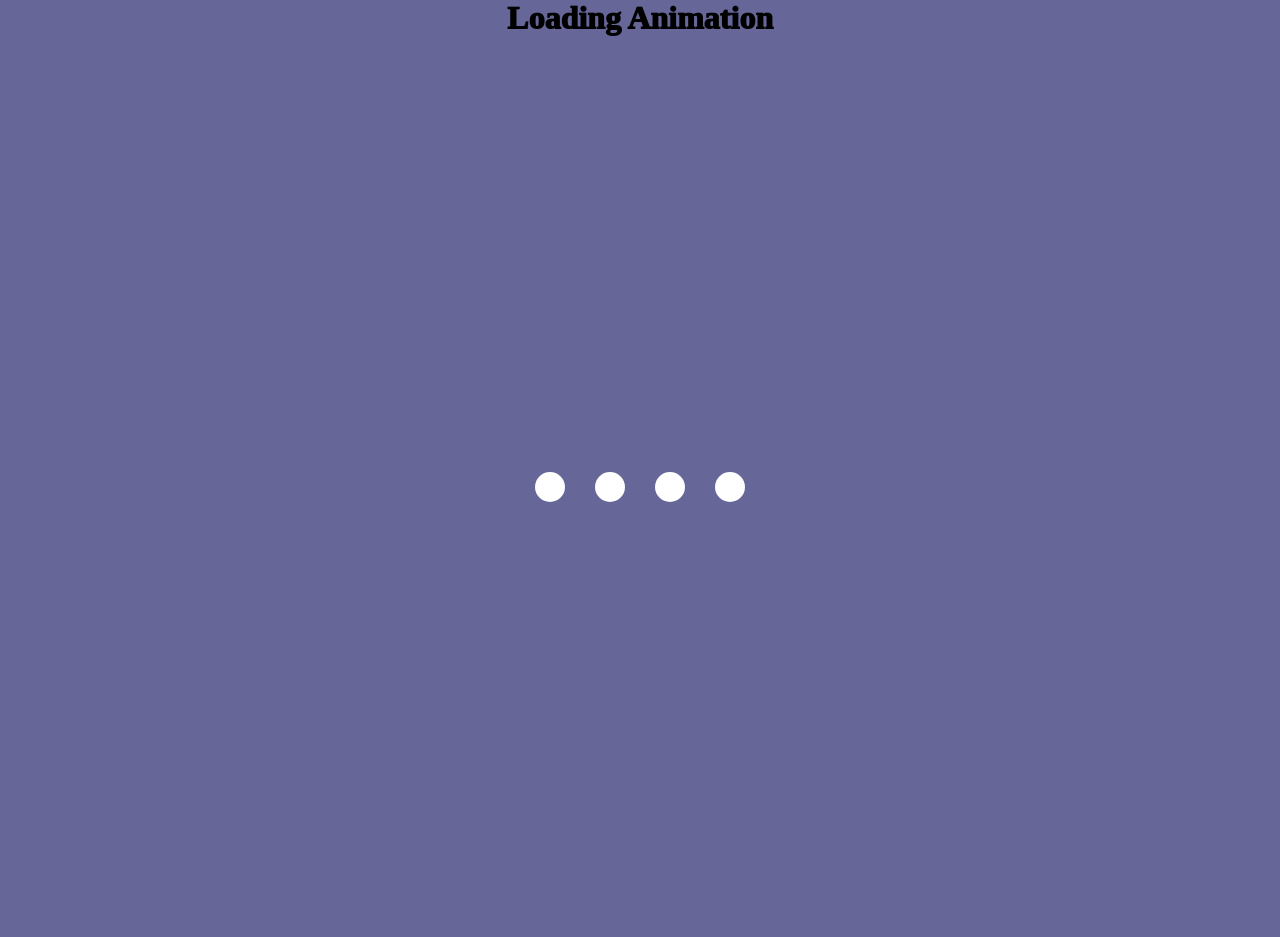
<file: 2-Loading-Animation/index.html>
<html lang="en">
  <head>
    <meta charset="UTF-8" />
    <meta http-equiv="X-UA-Compatible" content="IE=edge" />
    <meta name="viewport" content="width=device-width, initial-scale=1.0" />
    <title>Loading Animation</title>
    <link rel="stylesheet" href="styles.css" />
  </head>
  <body>
    <h1>Loading Animation</h1>
    <section class="wrapper">
      <div class="loader">
        <div class="loading one"></div>
        <div class="loading two"></div>
        <div class="loading three"></div>
        <div class="loading four"></div>
      </div>
    </section>
 
  </body>
</html>
</file>
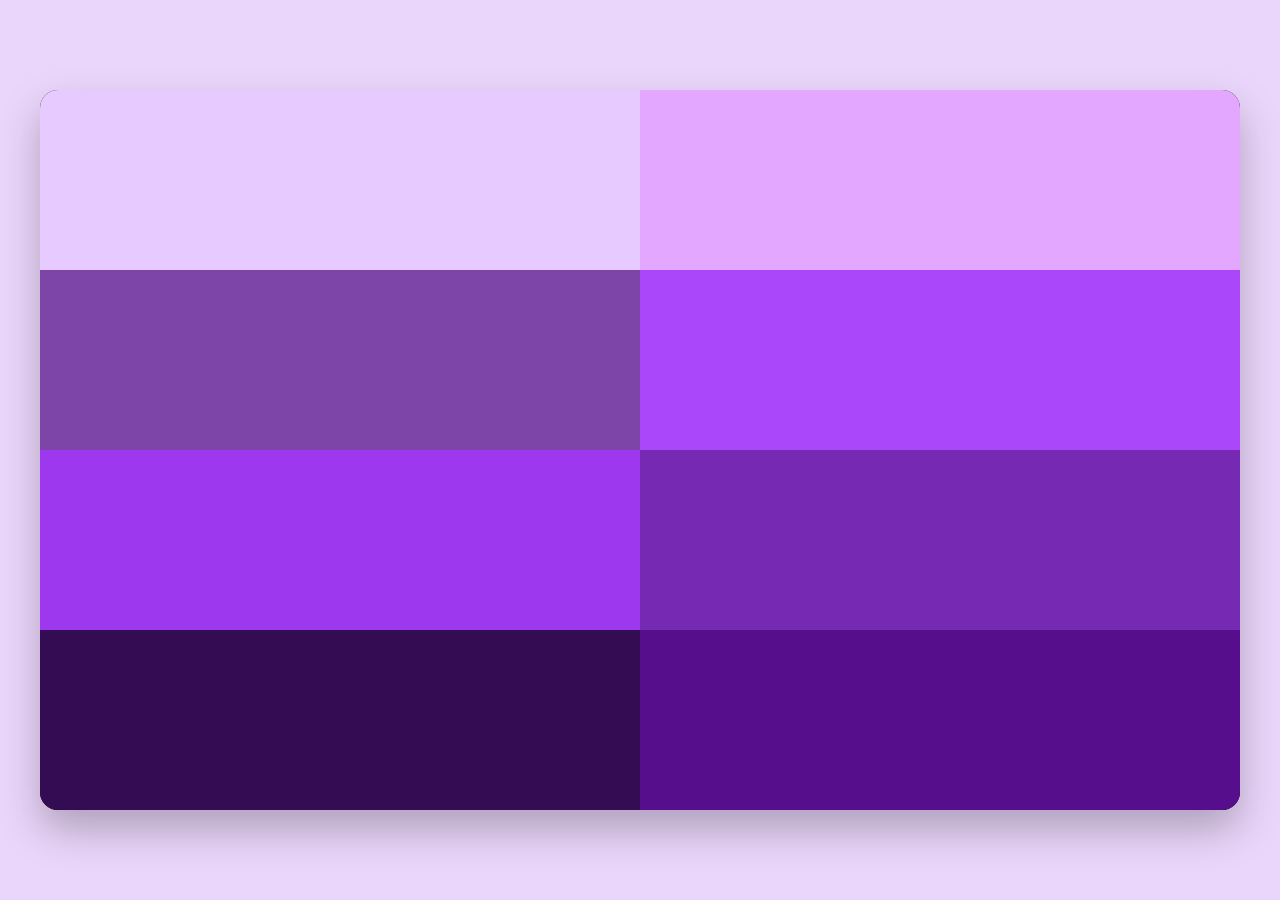
<file: 4-Practice-responsive-design/index.html>
<!DOCTYPE html>
<html lang="en">
  <head>
    <meta charset="UTF-8" />
    <meta name="viewport" content="width=device-width, initial-scale=1.0" />
    <title>Responsive Dashboard Layout</title>
    <link rel="stylesheet" href="styles.css" />
  </head>
  <body>
  <main class="container">
    <div class="row">
      <div class="box box1"></div>
      <div class="box box2"></div>
    </div>

    <div class="row">
      <div class="box box3"></div>
      <div class="box box4"></div>
    </div>

    <div class="row">
      <div class="box box5"></div>
      <div class="box box6"></div>
    </div>

    <div class="row">
      <div class="box box7"></div>
      <div class="box box8"></div>
    </div>
  </main>
</body>
</html>
</file>
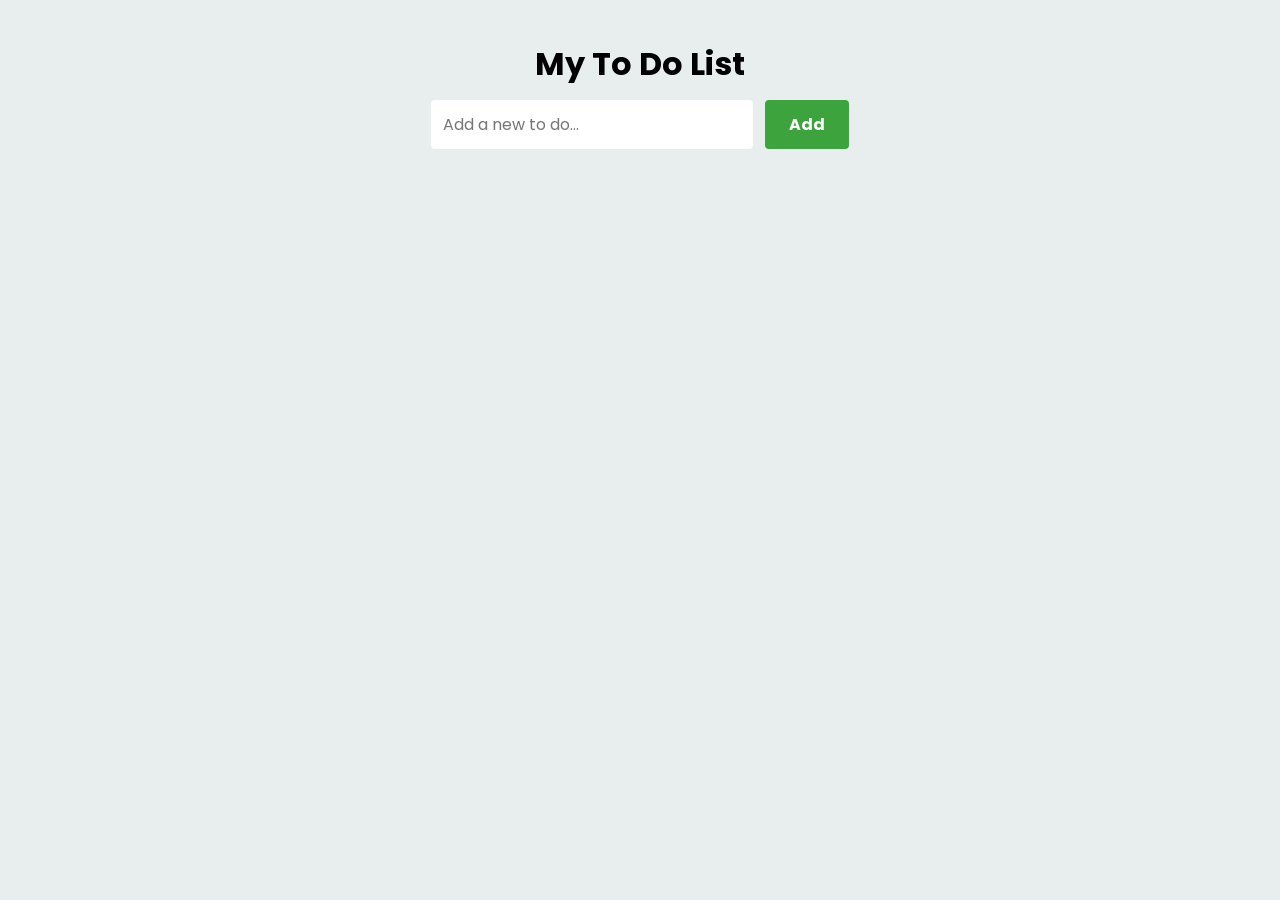
<file: 5-To-Do-List/index.html>
<!DOCTYPE html>
<html lang="en">
<head>
    <meta charset="UTF-8">
    <meta http-equiv="X-UA-Compatible" content="IE=edge">
    <meta name="viewport" content="width=device-width, initial-scale=1.0">
    <link rel="stylesheet" href="styles.css">
    <title>To Do List - JavaScript Project</title>
</head>
<body>
    <div class="container">
        <div class="input-container">
            <h1>My To Do List</h1>
            <input type="text" placeholder="Add a new to do..." id="inputBox">
            <input type="button" value="Add" id="addBtn">
        </div>

        <ul class="todoList" id="todoList">
            <!-- <li><p>Task1</p></li>
            <li>Task2</li>
            <li>Task3</li> -->
        </ul>
    </div>

    <script src="script.js"></script>
</body>
</html>
</file>
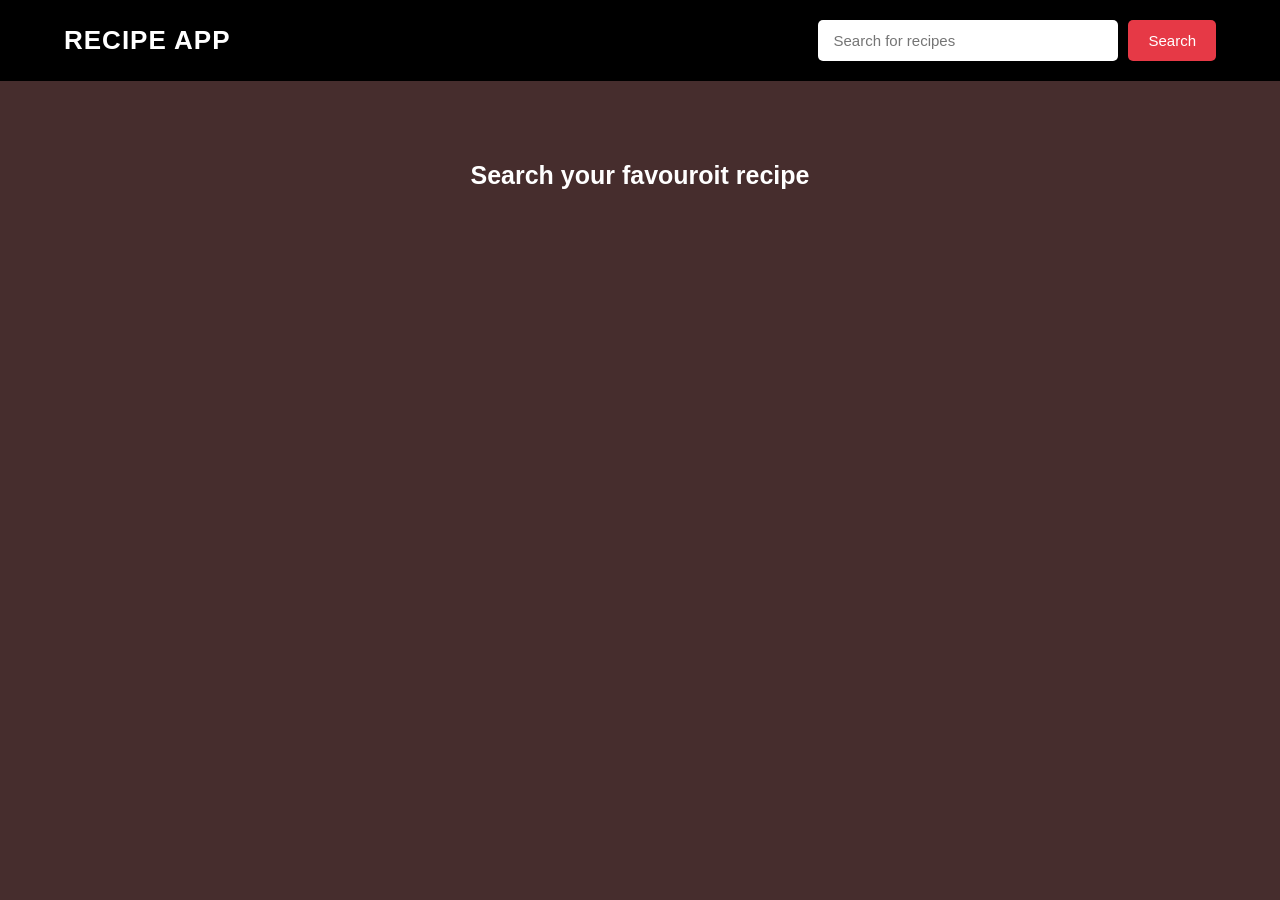
<file: 6-Recipe-App/index.html>
<!DOCTYPE html>
<html lang="en">
<head>
    <meta charset="UTF-8">
    <meta name="viewport" content="width=device-width, initial-scale=1.0">
    <title>Recipe App</title>

    <link rel="stylesheet" href="index.css">
</head>
<body>

    <header>
        <nav>
            <h1>Recipe App</h1>

            <form>
                <input type="text" placeholder="Search for recipes" class="searchBox">

                <button type="button" class="searchBtn">Search</button>
            </form>
        </nav>
    </header>

    <main>
        <section>
            <div class="recipe-container"></div>
            <h2>Search your favouroit recipe</h2>
        </section>
    </main>

    <script src="script.js"></script>
</body>
</html>
</file>
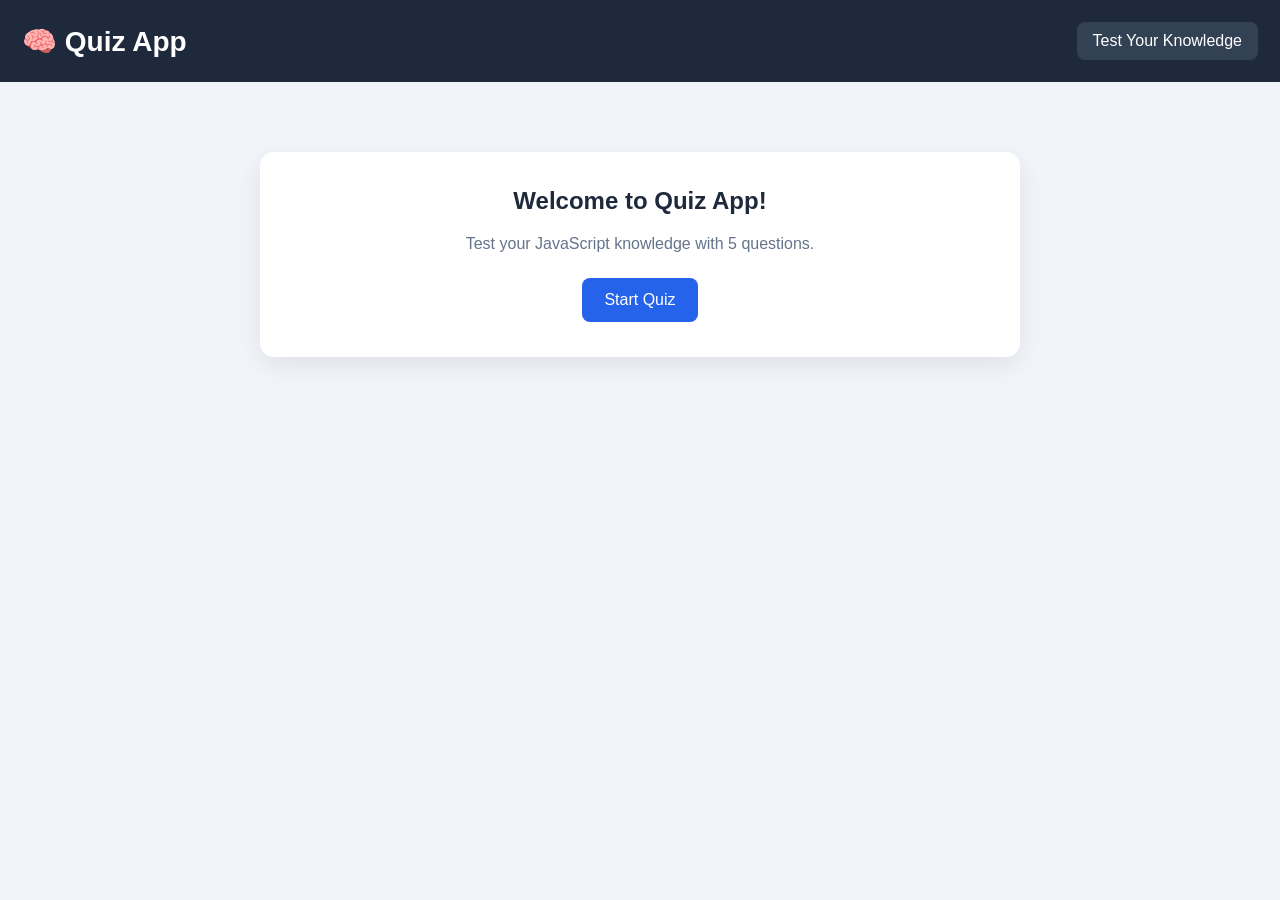
<file: 7-Quiz-Application/index.html>
<!DOCTYPE html>
<html lang="en">
<head>
    <meta charset="UTF-8">
    <meta name="viewport" content="width=device-width, initial-scale=1.0">
    <title>JavaScript Quiz App</title>
    <link rel="stylesheet" href="index.css">
</head>
<body>

    <header>
        <h1>🧠 Quiz App</h1>
        <p>Test Your Knowledge</p>
    </header>

    <main class="container">

        <!-- Welcome Screen -->
        <section id="welcomeScreen" class="card">
            <h2>Welcome to Quiz App!</h2>
            <p>Test your JavaScript knowledge with 5 questions.</p>
            <button id="startBtn">Start Quiz</button>
        </section>

        <!-- Quiz Screen -->
        <section id="quizScreen" class="card hidden">

            <div class="quiz-info">
                <span id="questionNumber"></span>
                <span id="score">Score: 0</span>
            </div>

            <div class="progress-container">
                <div id="progressBar"></div>
            </div>

            <h2 id="question"></h2>

            <div id="options"></div>

            <p id="feedback"></p>

            <div class="buttons">
                <button id="previousBtn">Previous</button>
                <button id="nextBtn">Next</button>
            </div>

        </section>

        <!-- Result Screen -->
        <section id="resultScreen" class="card hidden">
            <h2>🎉 Quiz Completed!</h2>
            <p id="finalScore"></p>
            <p id="resultMessage"></p>

            <button id="restartBtn">Try Again</button>
        </section>

    </main>

    <script src="index.js"></script>
</body>
</html>
</file>
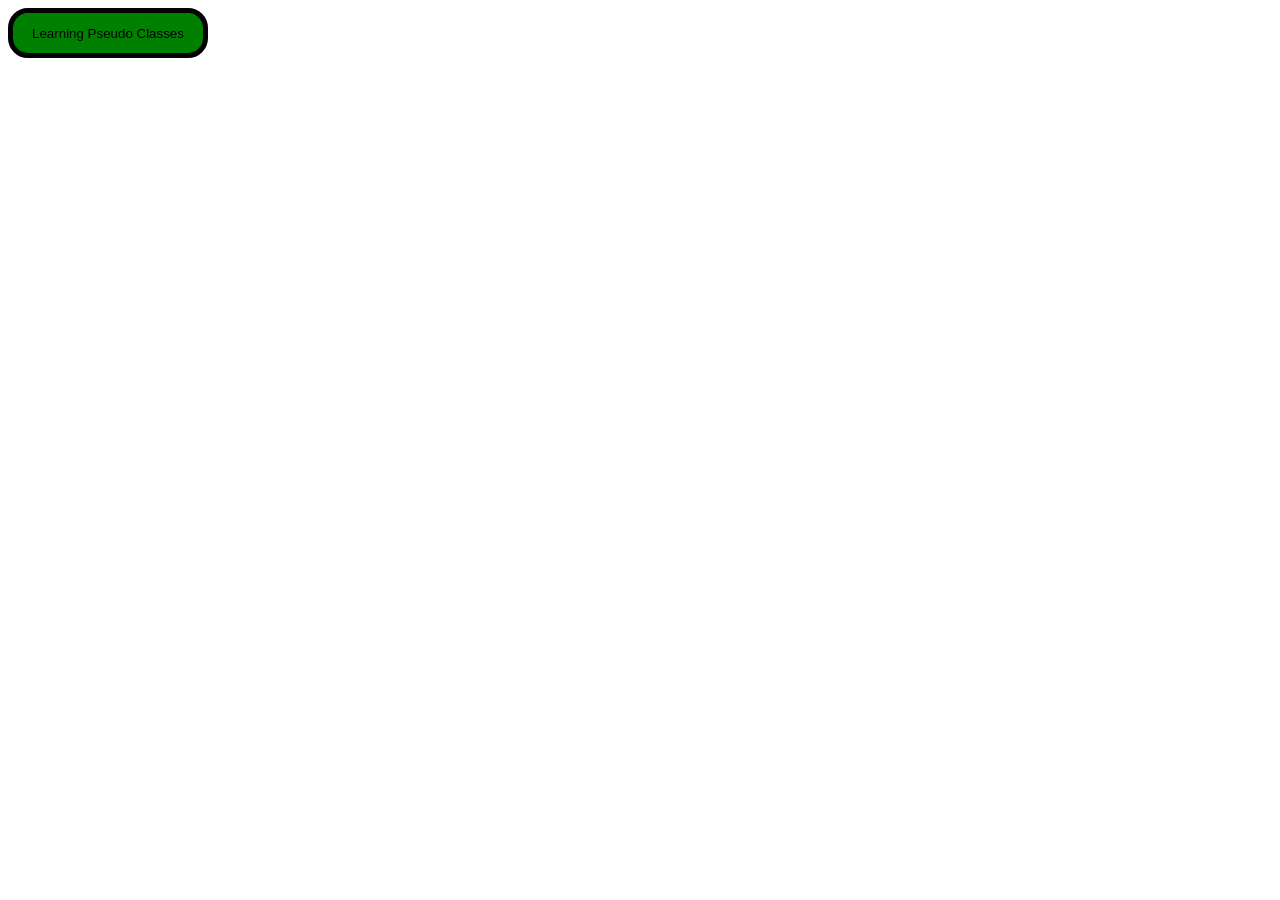
<file: Learn css/CSS Animation/INDEX.HTML>
<!DOCTYPE html>
<html lang="en">
<head>
  <meta charset="UTF-8">
  <meta name="viewport" content="width=device-width, initial-scale=1.0">
  <title>Pseudo Classes</title>
  <style>
    .pseudo{
      height: 50px;
      width:200px;
      background-color: green;
      border: 5px solid black;
      border-radius: 20px;

      /* //Transition */
      transition-property: all;
      transition: duration 1s;
      transition-timing-function: ease-in-out;
      transition: delay 1s;
    }

    .pseudo:hover{
      background-color:red;
      color:white;

    }

    .pseudo:active {
      height: 60px;
      width: 300px;
      background-color: darkblue;
    }
  </style>
  </head>
<body>
  <button class="pseudo">Learning Pseudo Classes</button>
</body>
</html>
</file>
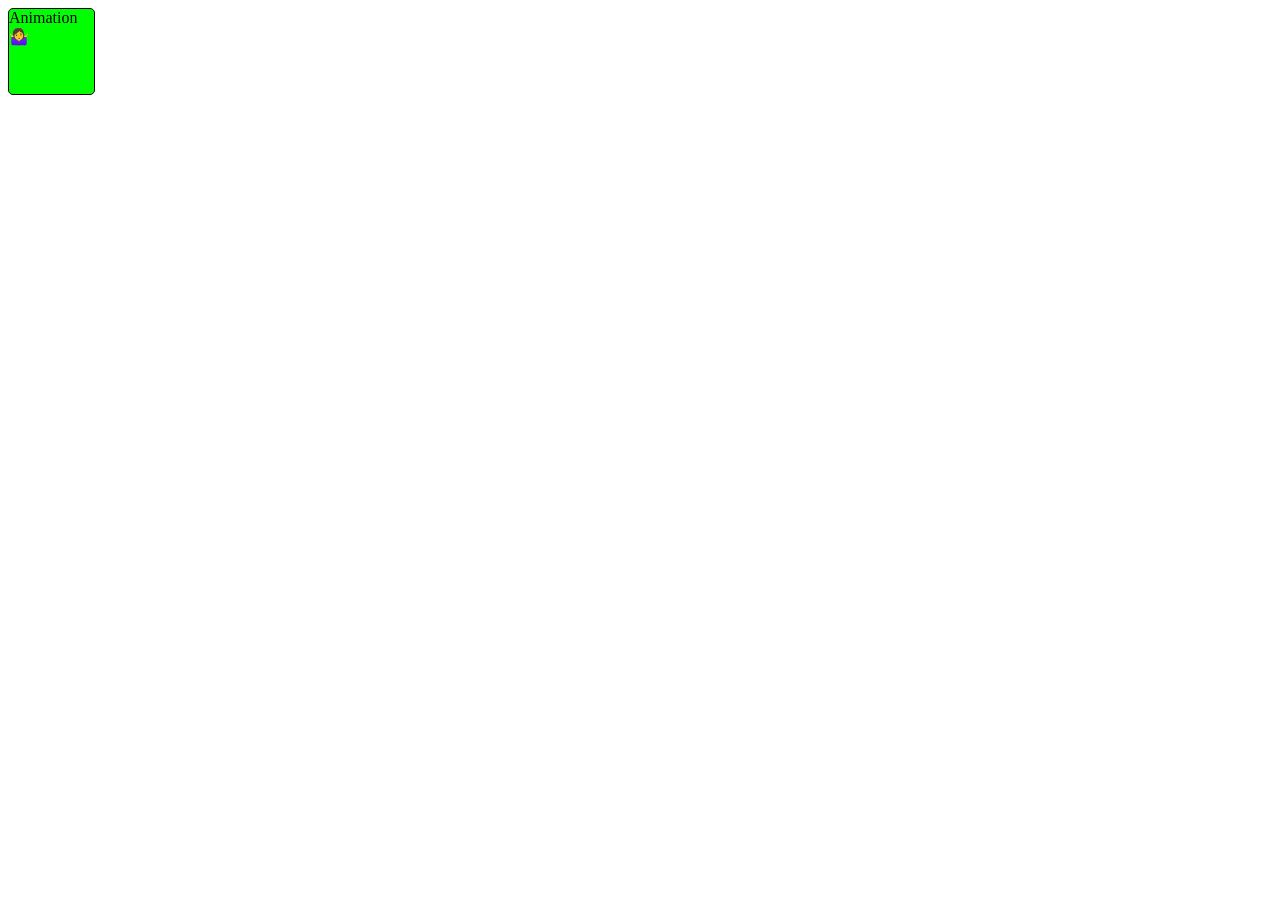
<file: Learn css/CSS Animation/animation.html>
<!DOCTYPE html>
<html lang="en">

<head>
  <title>LearnAnimation</title>
  <style>
    .box {
      height: 85px;
      width: 85px;
      border: 1px solid black;
      border-radius: 5px;
      position: absolute;
      left: 10;
      background-color: lime;

      animation-name: ghumakkad;
      animation-duration: 4s;
      animation-timing-function: ease-in-out;
      animation-delay: 0s;
      animation-iteration-count: 4;

      animation-direction: alternate;

      /* animation: ghumakkad 4s ease-in-out 0s 4 alternate; */
    }

    @keyframes ghumakkad {
      from {
        left: 15px
      }

      to {
        left: 300px
      }
    }
  </style>
</head>

<body>
  <div class="box">Animation🤷‍♀️</div>
</body>

</html>
</file>
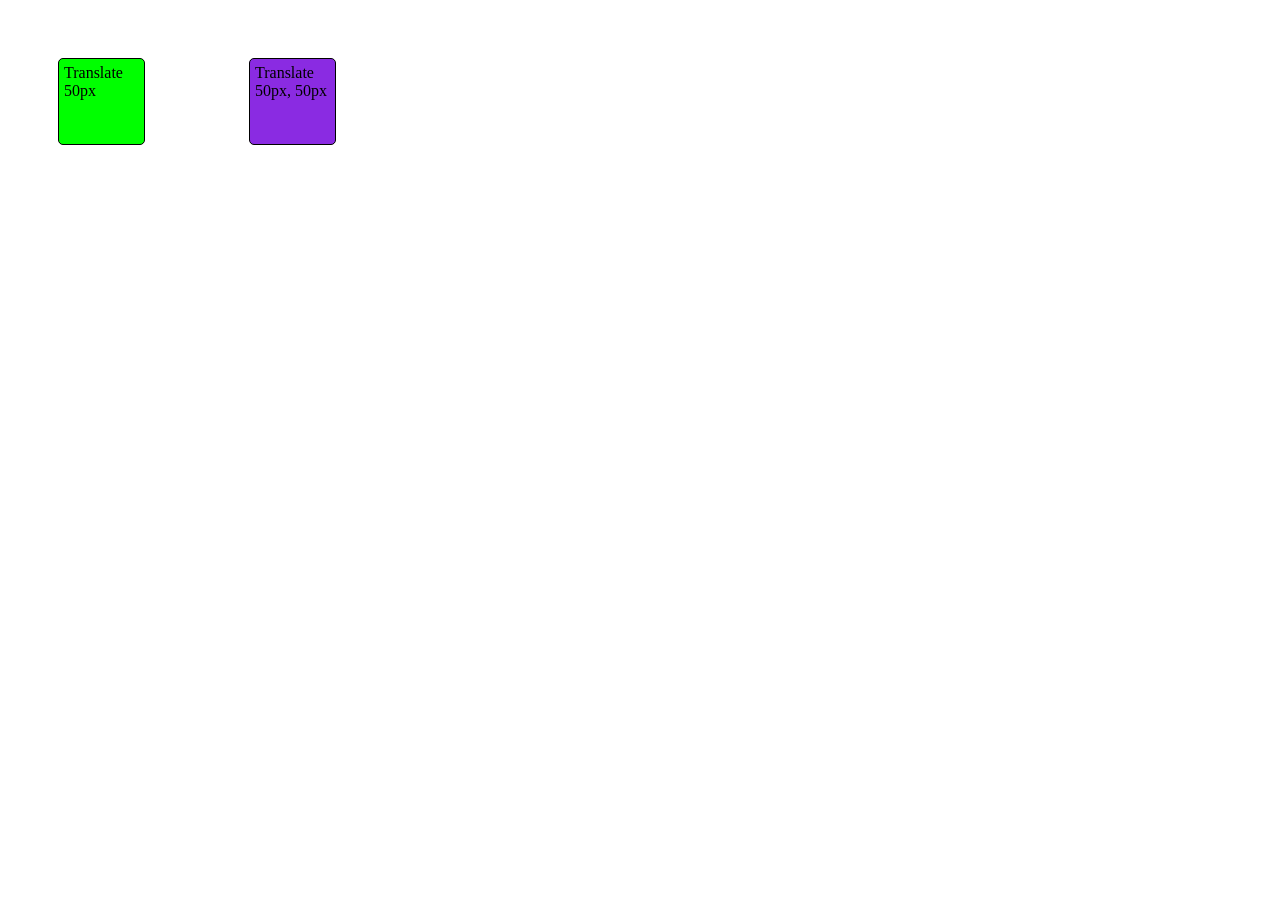
<file: Learn css/CSS Animation/skew.html>
<!DOCTYPE html>
<html lang="en">

<head>
  <title>Transform Skew</title>
  <style>
    .box {
      display: inline-block;
      height: 75px;
      width: 75px;
      padding: 5px;
      margin: 50px;
      border: 1px solid black;
      border-radius: 5px;
      transition-property: all;
      transition-duration: 1s;
      transition-timing-function: ease-in-out;
    }

    #box1 {
      background-color: lime;
    }

    #box1:hover {
      transform: skew(45deg);
    }

    #box2 {
      background-color: blueviolet;
    }

    #box2:hover {
      transform: skew(90deg);
    }
  </style>
</head>

<body>
  <div id="box1" class="box">Translate 50px</div>
  <div id="box2" class="box">Translate 50px, 50px</div>
</body>

</html>
</file>
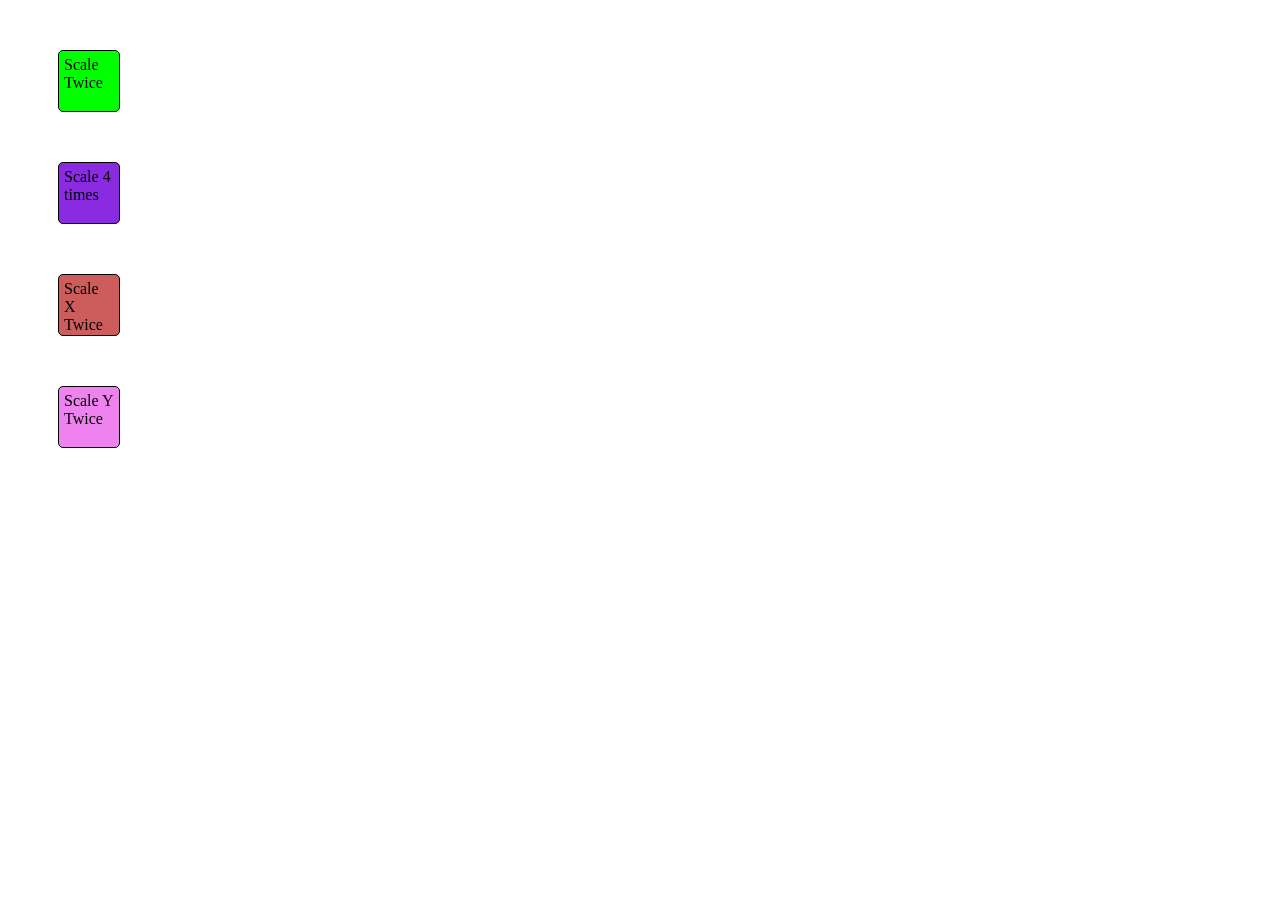
<file: Learn css/CSS Animation/transf-scale.html>
<!DOCTYPE html>
<html lang="en">

<head>
  <title>Transform Scale</title>
  <style>
    .box {
      height: 50px;
      width: 50px;
      padding: 5px;
      margin: 50px;
      border: 1px solid black;
      border-radius: 5px;
      transition-property: all;
      transition-duration: 1s;
      transition-timing-function: ease-in-out;
    }

    #box1 {
      background-color: lime;
    }

    #box1:hover {
      transform: scale(2);
    }

    #box2 {
      background-color: blueviolet;
    }

    #box2:hover {
      transform: scale(4);
    }

    #box3 {
      background-color: indianred;
    }

    #box3:hover {
      transform: scalex(2);
    }

    #box4 {
      background-color: violet;
    }

    #box4:hover {
      transform: scaley(3);
    }
  </style>
</head>

<body>
  <div id="box1" class="box">Scale Twice</div>
  <div id="box2" class="box">Scale 4 times</div>
  <div id="box3" class="box">Scale X Twice</div>
  <div id="box4" class="box">Scale Y Twice</div>
</body>

</html>
</file>
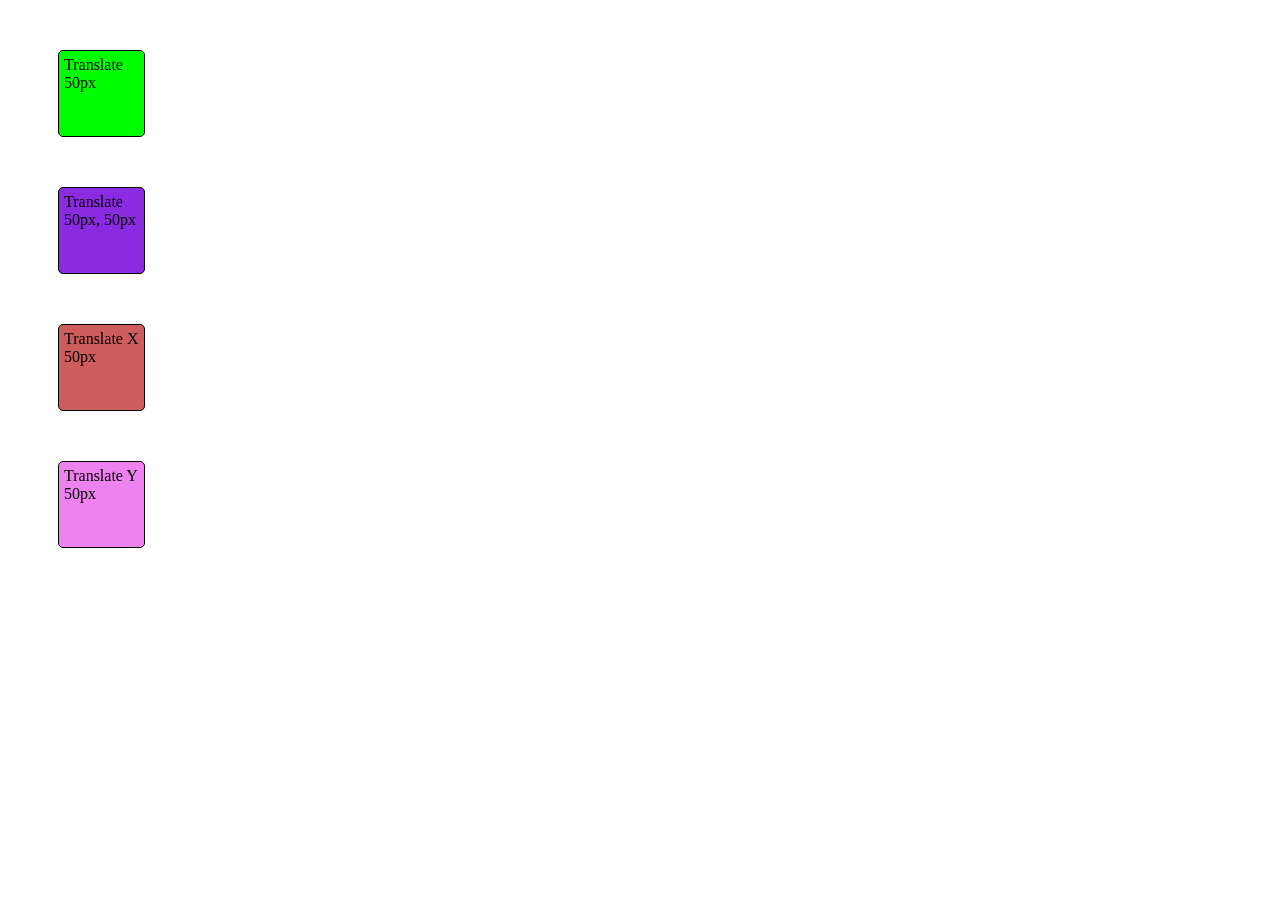
<file: Learn css/CSS Animation/transform-rotate.html>
<!DOCTYPE html>
<html lang="en">
<head>
    <title>Transform Translate</title>
    <style>
        .box {
            height: 75px;
            width: 75px;
            padding: 5px;
            margin: 50px;
            border: 1px solid black;
            border-radius: 5px;
            transition-property: all;
            transition-duration: 1s;
            transition-timing-function: ease-in-out;
        }
        #box1 { background-color: lime;}
        #box1:hover { transform: translate(50px); }
        #box2 { background-color: blueviolet;}
        #box2:hover { transform: translate(50px, 50px); }
        #box3 { background-color: indianred;}
        #box3:hover { transform: translatex(50px); }
        #box4 { background-color: violet;}
        #box4:hover { transform: translatey(50px); }
    </style>
</head>
<body>
    <div id="box1" class="box">Translate 50px</div>
    <div id="box2" class="box">Translate 50px, 50px</div>
    <div id="box3" class="box">Translate X 50px</div>
    <div id="box4" class="box">Translate Y 50px</div>
</body>
</html>
</file>
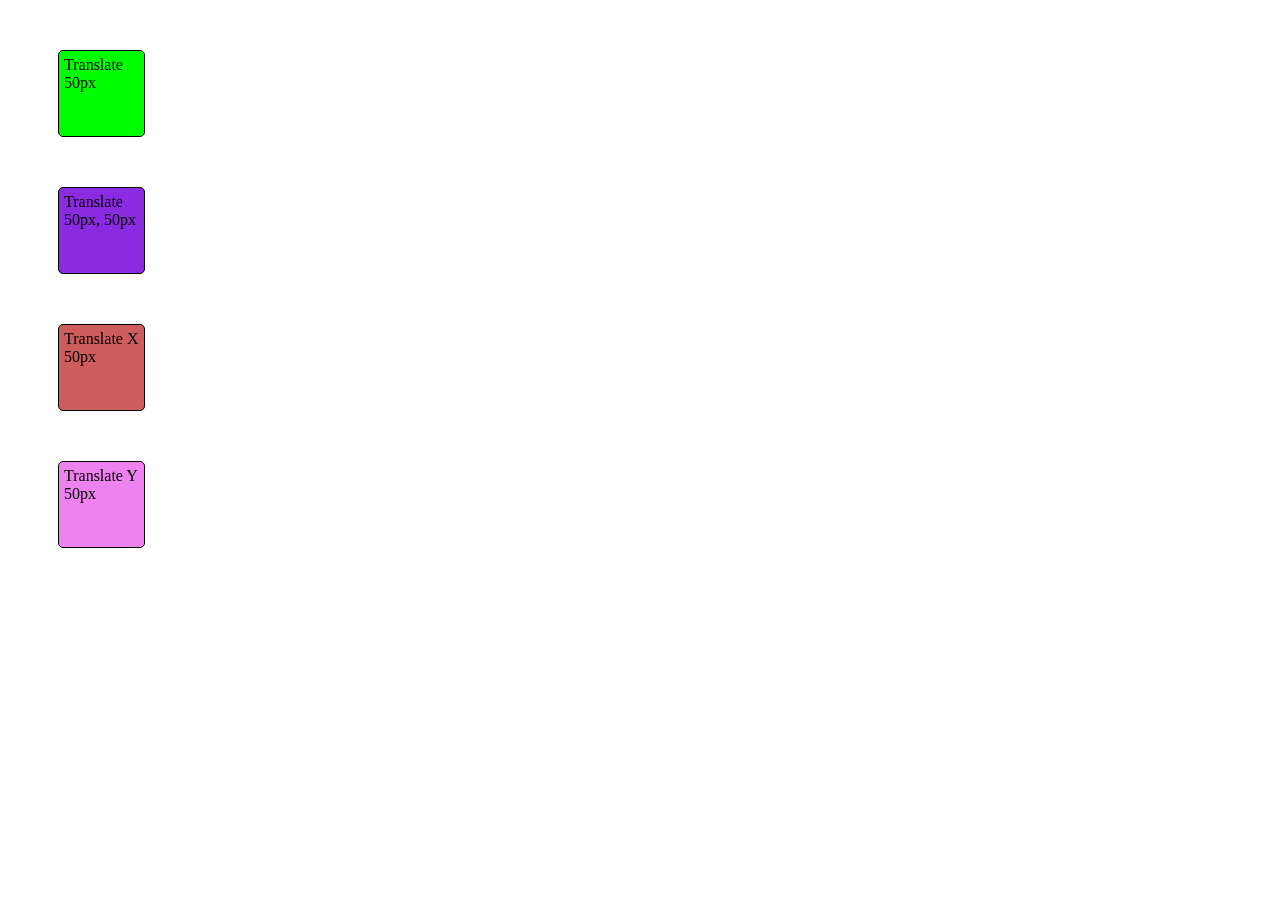
<file: Learn css/CSS Animation/translate.html>
<!DOCTYPE html>
<html lang="en">

<head>
  <title>Transform Translate</title>
  <style>
    .box {
      height: 75px;
      width: 75px;
      padding: 5px;
      margin: 50px;
      border: 1px solid black;
      border-radius: 5px;
      transition-property: all;
      transition-duration: 1s;
      transition-timing-function: ease-in-out;
    }

    #box1 {
      background-color: lime;
    }

    #box1:hover {
      transform: translate(50px);
    }

    #box2 {
      background-color: blueviolet;
    }

    #box2:hover {
      transform: translate(50px, 50px);
    }

    #box3 {
      background-color: indianred;
    }

    #box3:hover {
      transform: translatex(50px);
    }

    #box4 {
      background-color: violet;
    }

    #box4:hover {
      transform: translatey(50px);
    }
  </style>
</head>

<body>
  <div id="box1" class="box">Translate 50px</div>
  <div id="box2" class="box">Translate 50px, 50px</div>
  <div id="box3" class="box">Translate X 50px</div>
  <div id="box4" class="box">Translate Y 50px</div>
</body>

</html>
</file>
<file: 2-Loading-Animation/styles.css>
* {
  margin: 0;
  padding: 0;
  box-sizing: border-box;
}

body{
  background: #3f3f7ecb;
}

h1{
  font-weight: 1000;
   align-items: center;
   justify-content: center;
   display: flex;
}

.wrapper{
  display: flex;
  justify-content: center;
  align-items: center;
  min-height: 100vh;
}

.wrapper .loader{

  display: flex;
  justify-content: space-evenly;

  padding: 0 20px;
}

.loader .loading {
  background-color: white;
  height: 30px;
  width: 30px;
  border-radius: 55px;
  margin: 0 15px;
  animation: load 0.8s ease infinite;
}

.loader .loading.one {
  animation-delay: 0.3s;

}

.loader .loading.two {
  animation-delay: 0.4s;
}

.loader .loading.three {
  animation-delay: 0.5s;
}

@keyframes load {
  0% {
    height: 30px;
    width: 30px;
  }

  50% {
    height: 20px;
    width: 20px;
  }
}
</file>
<file: 4-Practice-responsive-design/styles.css>
* {
  margin: 0;
  padding: 0;
  box-sizing: border-box;
}

body {
  min-height: 100vh;
  display: flex;
  justify-content: center;
  align-items: center;
  background: #ebd6fb;
  font-family: Arial, Helvetica, sans-serif;
  padding: 2rem;
}

.container {
  width: min(1200px, 100%);
  background: #000;
  border-radius: 18px;
  overflow: hidden;
  box-shadow: 0 20px 40px rgba(0, 0, 0, 0.25);
}

.row {
  display: flex;
}

.box {
  flex: 1;
  height: 180px;
  transition: all .35s ease;
  cursor: pointer;
}

.box:hover {
  transform: scale(1.02);
  filter: brightness(1.1);
}

.box1 { background: #e7caff; }
.box2 { background: #e3a7ff; }
.box3 { background: #7e45a8; }
.box4 { background: #ab47fb; }
.box5 { background: #9e38ef; }
.box6 { background: #7629b2; }
.box7 { background: #340c53; }
.box8 { background: #560e8d; }

/* Tablet */
@media (max-width: 768px) {
  .box{
    height:140px;
  }
}

/* Mobile */
@media (max-width: 500px) {

  .row{
    flex-direction: column;
  }

  .box{
    height:120px;
  }

}
</file>
<file: 5-To-Do-List/styles.css>
@import url('https://fonts.googleapis.com/css2?family=Poppins&display=swap');

*{
    margin: 0;
    padding: 0;
    box-sizing: border-box;
    font-family: 'Poppins', sans-serif;
}

body{
    background-color: rgb(232, 238, 238);
}

.container{
    display: flex;
    flex-direction: column;
    justify-content: center;
    align-items: center;
    margin-top: 20px;
}

.input-container{
    width: 100%;
    max-width: 500px;
    text-align: center;
    padding: 20px;
}

.input-container input{
    border: none;
    outline: none;
    padding: 12px;
    margin-block: 12px;
    border-radius: 4px;
    font-size: 16px;
}

.input-container input[type="text"]{
    width: 70%;
}

.input-container input[type="button"]{
    background-color: #3da33d;
    color: #fff;
    font-weight: 700;
    margin-left: 8px;
    cursor: pointer;
    padding: 12px 24px;
}

.input-container input[type="button"]:hover{
    background-color: #60b160;
}

ul{
    width: 70%;
    max-width: 450px;
    /* display: flex;
    justify-content: center;
    flex-direction: column;
    align-items: center; */
}

ul li{
    list-style-type: none;
    cursor: pointer;
    margin-block-end: 12px;
    border-radius: 8px;
    border: 0.125px solid #a19f9f;
    padding: 6px 12px;
    background-color: #ffffff;
    display: flex;
    align-items: center;
    justify-content: space-between;
    transition: background-color 0.5s;
}

ul li:hover{
    background-color: #cbcaca;
}

ul li p{
    flex-grow: 1;
    padding: 2px;
}
.btn{
    border: none;
    outline: none;
    font-size: 16px;
    background: none;
    font-weight: 600;
    cursor: pointer;
    padding: 8px;
}

.deleteBtn{
    color: #ff0000;
}

.editBtn{
    color: #008000;
}
</file>
<file: 6-Recipe-App/index.css>
* {
    margin: 0;
    padding: 0;
    box-sizing: border-box;
    font-family: Verdana, Geneva, Tahoma, sans-serif;
}

body {
    background-color: rgb(70, 45, 45);
    color: #fff;
    min-height: 100vh;
}

/* Navbar */
header nav {
    background: black;
    padding: 20px 5%;
    display: flex;
    justify-content: space-between;
    align-items: center;
    gap: 20px;
    z-index: 1;
}

header nav h1 {
    font-size: 26px;
    font-weight: 700;
    letter-spacing: 1px;
    text-transform: uppercase;
}

/* Search Form */
header nav form {
    display: flex;
    justify-content: center;
    gap: 10px;
}

.searchBox {
    flex-grow: 1;
    width: 300px;
    padding: 12px 15px;
    border: none;
    outline: none;
    border-radius: 5px;
    font-size: 15px;
}

.searchBtn {
    padding: 12px 20px;
    background-color: #e63946;
    color: white;
    border: none;
    border-radius: 5px;
    font-size: 15px;
    cursor: pointer;
    transition: 0.3s;
}

.searchBtn:hover {
    background-color: #c1121f;
}

/* Main Section */
main {
    padding: 40px 5%;
}

main section h2 {
    text-align: center;
    margin-top: 40px;
    font-size: 25px;
}

/* Recipe Container */
.recipe-container {
    display: grid;
    grid-template-columns: repeat(auto-fit, minmax(250px, 1fr));
    gap: 25px;
}

/* Responsive Design */
@media screen and (max-width: 600px) {

    header nav {
        flex-direction: column;
        padding: 20px;
    }

    header nav h1 {
        font-size: 23px;
    }

    header nav form {
        width: 100%;
        margin-top: 10px;
    }

    .searchBox {
        width: 100%;
        min-width: 0;
    }

    .searchBtn {
        padding: 12px 15px;
    }

    main {
        padding: 25px 15px;
    }

    main section h2 {
        font-size: 20px;
    }
}
</file>
<file: 7-Quiz-Application/index.css>
* {
    margin: 0;
    padding: 0;
    box-sizing: border-box;
}

body {
    font-family: Arial, sans-serif;
    background: #f1f5f9;
    color: #1e293b;
    min-height: 100vh;
}

header {
    background: #1e293b;
    color: white;
    padding: 22px;
    display: flex;
    justify-content: space-between;
    align-items: center;
    flex-wrap: wrap;
    gap: 10px;
}

header h1 {
    font-size: 28px;
}

header p {
    background: #334155;
    padding: 10px 16px;
    border-radius: 8px;
}

.container {
    max-width: 800px;
    margin: 50px auto;
    padding: 20px;
}

.card {
    background: white;
    padding: 35px;
    border-radius: 14px;
    box-shadow: 0 8px 25px rgba(0, 0, 0, 0.08);
}

.hidden {
    display: none;
}

#welcomeScreen,
#resultScreen {
    text-align: center;
}

#welcomeScreen h2,
#resultScreen h2 {
    margin-bottom: 20px;
}

#welcomeScreen p {
    margin-bottom: 25px;
    color: #64748b;
}

button {
    background: #2563eb;
    color: white;
    border: none;
    padding: 13px 22px;
    border-radius: 8px;
    font-size: 16px;
    cursor: pointer;
    transition: 0.2s;
}

button:hover {
    background: #1d4ed8;
}

button:disabled {
    background: #cbd5e1;
    cursor: not-allowed;
}

.quiz-info {
    display: flex;
    justify-content: space-between;
    gap: 15px;
    font-weight: bold;
    margin-bottom: 20px;
}

.progress-container {
    width: 100%;
    height: 10px;
    background: #e2e8f0;
    border-radius: 10px;
    margin-bottom: 25px;
    overflow: hidden;
}

#progressBar {
    width: 0;
    height: 100%;
    background: #2563eb;
    transition: width 0.3s;
}

#question {
    font-size: 22px;
    margin-bottom: 25px;
    line-height: 1.5;
}

.option {
    display: block;
    width: 100%;
    text-align: left;
    background: white;
    color: #1e293b;
    border: 1px solid #cbd5e1;
    margin-bottom: 12px;
}

.option:hover {
    background: #eff6ff;
    color: #1e293b;
}

.option.selected {
    background: #dbeafe;
    border: 2px solid #2563eb;
}

.option.correct {
    background: #dcfce7;
    border-color: #16a34a;
}

.option.wrong {
    background: #fee2e2;
    border-color: #dc2626;
}

#feedback {
    margin-top: 15px;
    font-weight: bold;
}

.buttons {
    display: flex;
    justify-content: space-between;
    gap: 15px;
    margin-top: 30px;
}

#resultScreen h2 {
    color: #16a34a;
}

#finalScore {
    font-size: 24px;
    font-weight: bold;
    margin: 20px 0;
}

#resultMessage {
    margin-bottom: 25px;
}

@media (max-width: 600px) {
    header {
        flex-direction: column;
        text-align: center;
    }

    .container {
        margin: 20px auto;
        padding: 12px;
    }

    .card {
        padding: 22px;
    }

    #question {
        font-size: 19px;
    }

    .buttons button {
        padding: 12px;
    }
}
</file>
